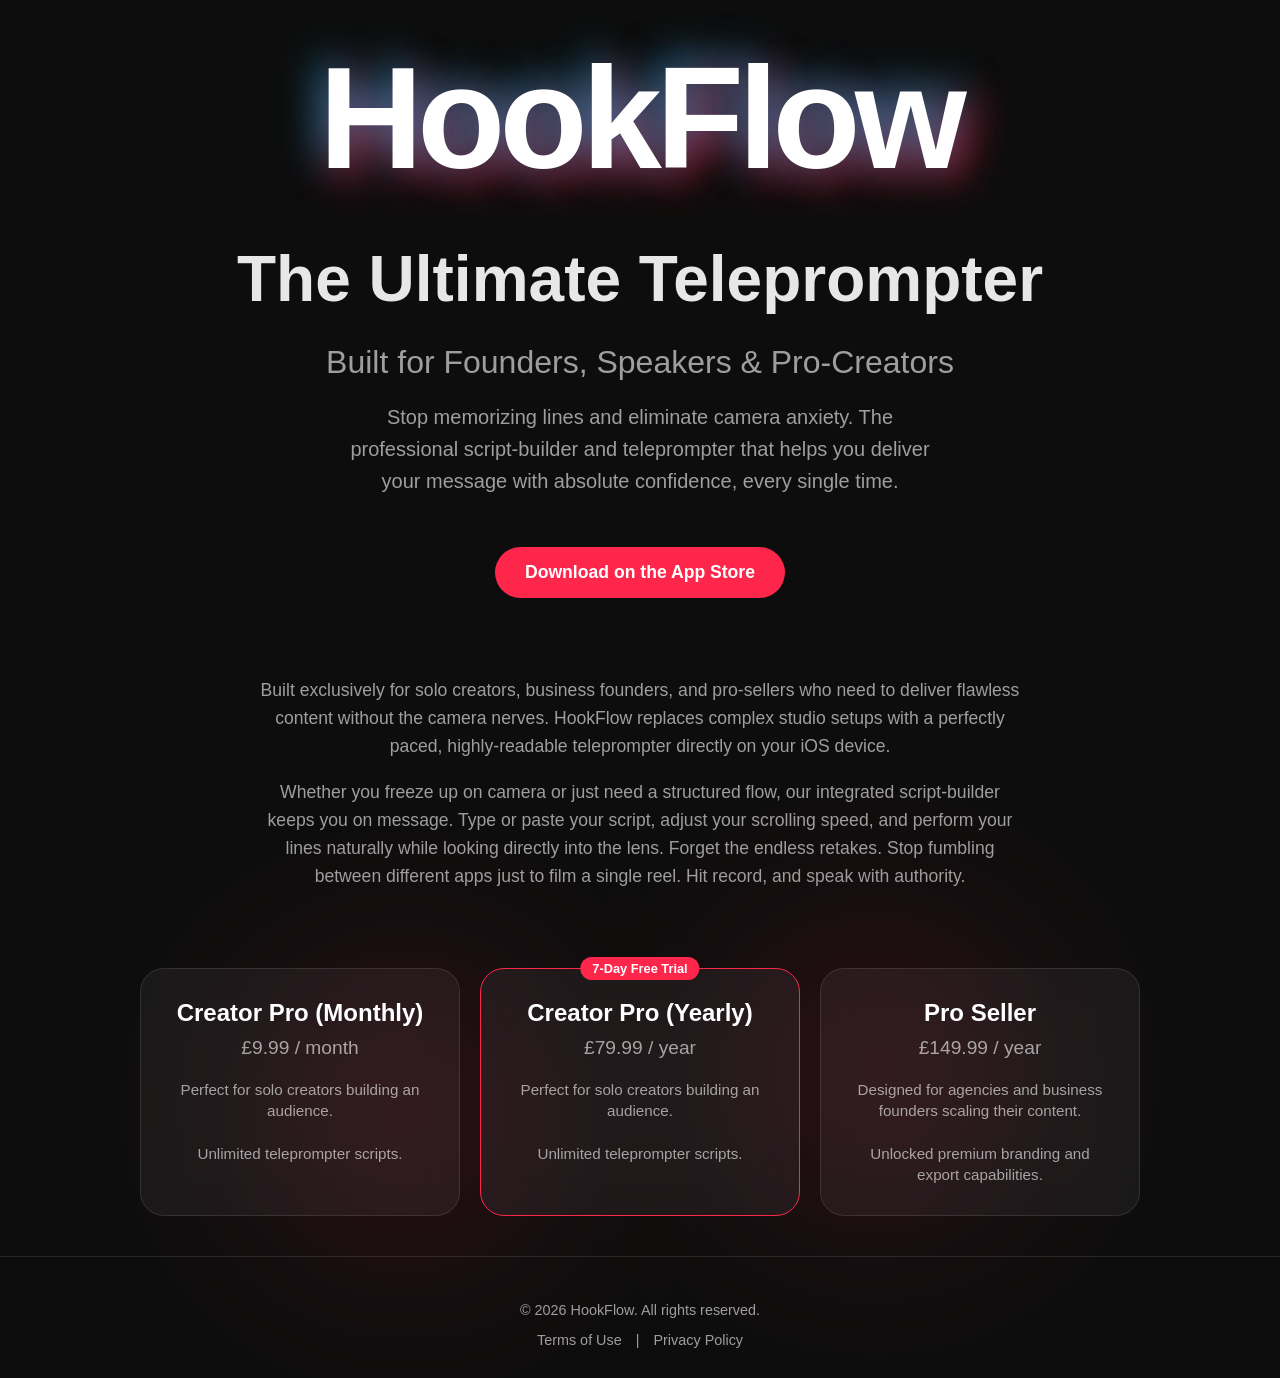
<file: index.html>
<!DOCTYPE html>
<html lang="en">
<head>
  <meta charset="UTF-8">
  <meta name="viewport" content="width=device-width, initial-scale=1.0">
  <title>HookFlow: The Ultimate Teleprompter</title>
  <meta name="description" content="Stop memorizing lines and eliminate camera anxiety. The professional script-builder and teleprompter that helps you deliver your message with absolute confidence, every single time.">
  <link rel="stylesheet" href="style.css">
</head>
<body>

  <header>
    <h1 class="hero-main">
      <span class="brand-text">HookFlow</span><br>
      <span class="hero-subtitle">The Ultimate Teleprompter</span>
    </h1>
    <h2>Built for Founders, Speakers & Pro-Creators</h2>
    <p class="hero-text">
      Stop memorizing lines and eliminate camera anxiety. The professional script-builder and teleprompter that helps you deliver your message with absolute confidence, every single time.
    </p>
    <a href="#" class="cta-button">Download on the App Store</a>
  </header>

  <section class="about-section">
    <p>
      Built exclusively for solo creators, business founders, and pro-sellers who need to deliver flawless content without the camera nerves. HookFlow replaces complex studio setups with a perfectly paced, highly-readable teleprompter directly on your iOS device.
    </p>
    <p>
      Whether you freeze up on camera or just need a structured flow, our integrated script-builder keeps you on message. Type or paste your script, adjust your scrolling speed, and perform your lines naturally while looking directly into the lens. Forget the endless retakes. Stop fumbling between different apps just to film a single reel. Hit record, and speak with authority.
    </p>
  </section>

  <section class="pricing-section">
    <!-- Ambient background glows for glassmorphism refraction -->
    <div class="ambient-glow glow-1"></div>
    <div class="ambient-glow glow-2"></div>
    
    <div class="pricing-card">
      <div class="pricing-tier">Creator Pro (Monthly)</div>
      <div class="pricing-price">£9.99 / month</div>
      <div class="pricing-benefits">
        Perfect for solo creators building an audience. <br><br> Unlimited teleprompter scripts.
      </div>
    </div>
    
    <div class="pricing-card best-value">
      <div class="badge">7-Day Free Trial</div>
      <div class="pricing-tier">Creator Pro (Yearly)</div>
      <div class="pricing-price">£79.99 / year</div>
      <div class="pricing-benefits">
        Perfect for solo creators building an audience. <br><br> Unlimited teleprompter scripts.
      </div>
    </div>

    <div class="pricing-card">
      <div class="pricing-tier">Pro Seller</div>
      <div class="pricing-price">£149.99 / year</div>
      <div class="pricing-benefits">
        Designed for agencies and business founders scaling their content. <br><br> Unlocked premium branding and export capabilities.
      </div>
    </div>
  </section>

  <footer>
    <p>&copy; 2026 HookFlow. All rights reserved.</p>
    <a href="terms.html">Terms of Use</a> | 
    <a href="privacy.html">Privacy Policy</a>
  </footer>

</body>
</html>
</file>
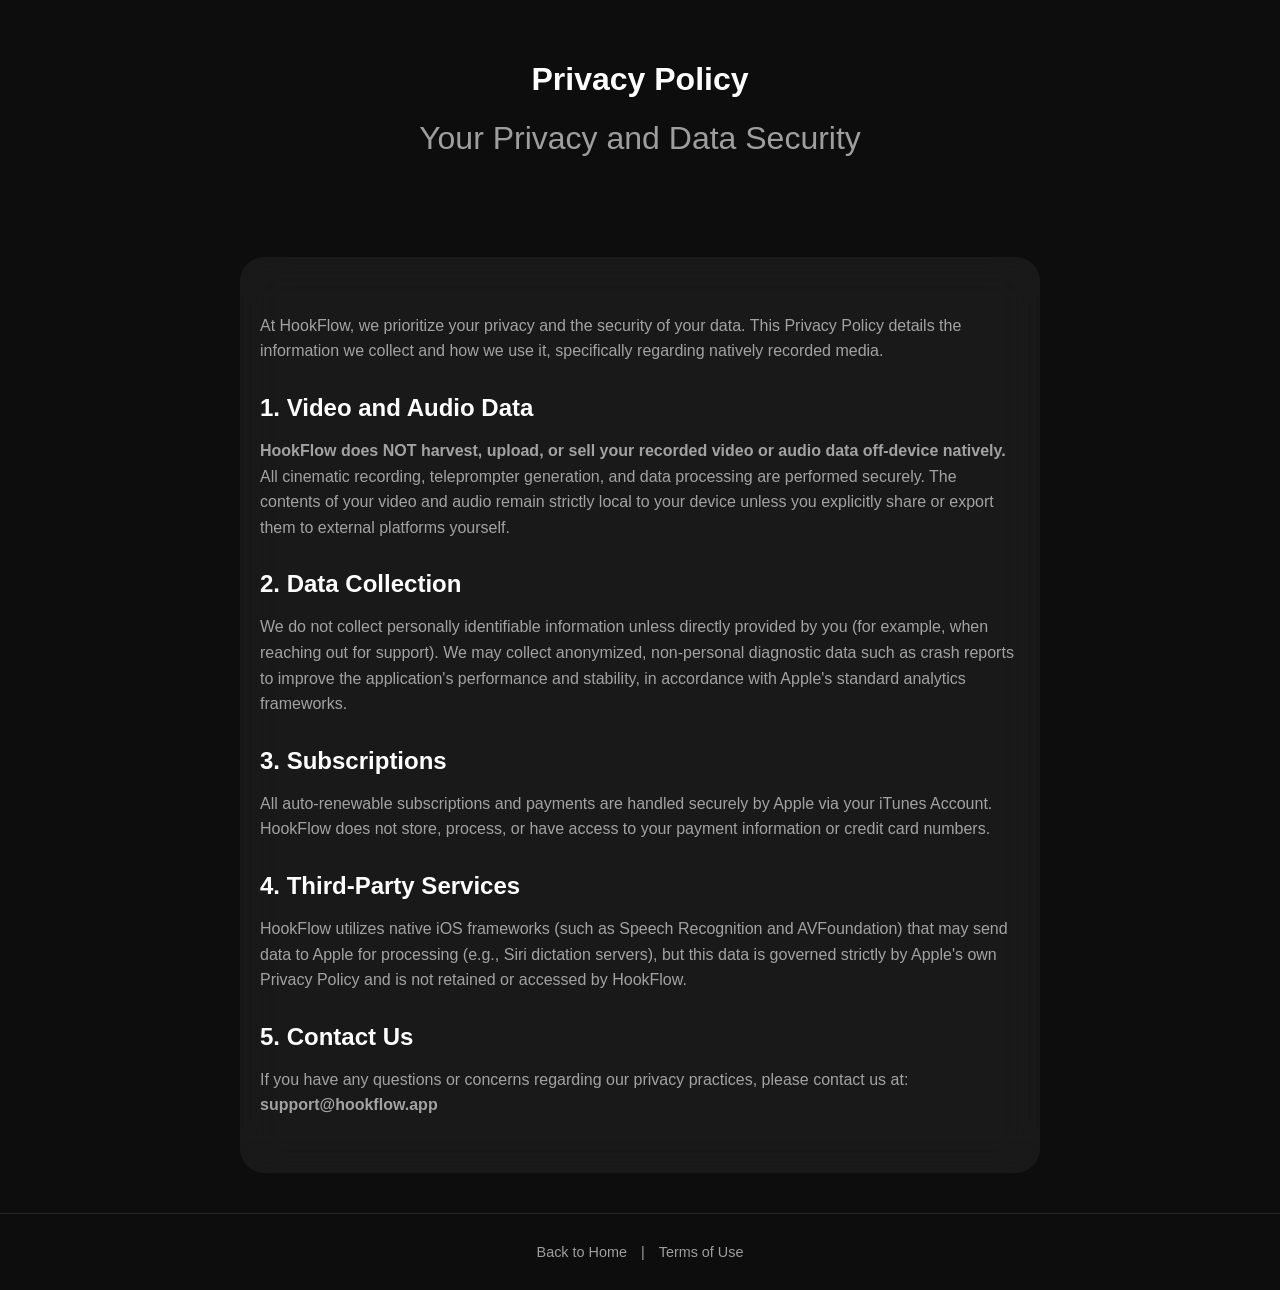
<file: privacy.html>
<!DOCTYPE html>
<html lang="en">
<head>
  <meta charset="UTF-8">
  <meta name="viewport" content="width=device-width, initial-scale=1.0">
  <title>Privacy Policy - HookFlow</title>
  <link rel="stylesheet" href="style.css">
</head>
<body>

  <header>
    <h1>Privacy Policy</h1>
    <h2>Your Privacy and Data Security</h2>
  </header>

  <main class="legal-content">
    <p>At HookFlow, we prioritize your privacy and the security of your data. This Privacy Policy details the information we collect and how we use it, specifically regarding natively recorded media.</p>

    <h2>1. Video and Audio Data</h2>
    <p><strong>HookFlow does NOT harvest, upload, or sell your recorded video or audio data off-device natively.</strong> All cinematic recording, teleprompter generation, and data processing are performed securely. The contents of your video and audio remain strictly local to your device unless you explicitly share or export them to external platforms yourself.</p>

    <h2>2. Data Collection</h2>
    <p>We do not collect personally identifiable information unless directly provided by you (for example, when reaching out for support). We may collect anonymized, non-personal diagnostic data such as crash reports to improve the application's performance and stability, in accordance with Apple's standard analytics frameworks.</p>

    <h2>3. Subscriptions</h2>
    <p>All auto-renewable subscriptions and payments are handled securely by Apple via your iTunes Account. HookFlow does not store, process, or have access to your payment information or credit card numbers.</p>

    <h2>4. Third-Party Services</h2>
    <p>HookFlow utilizes native iOS frameworks (such as Speech Recognition and AVFoundation) that may send data to Apple for processing (e.g., Siri dictation servers), but this data is governed strictly by Apple's own Privacy Policy and is not retained or accessed by HookFlow.</p>

    <h2>5. Contact Us</h2>
    <p>If you have any questions or concerns regarding our privacy practices, please contact us at: <strong>support@hookflow.app</strong></p>
  </main>

  <footer>
    <a href="index.html">Back to Home</a> |
    <a href="terms.html">Terms of Use</a>
  </footer>

</body>
</html>
</file>
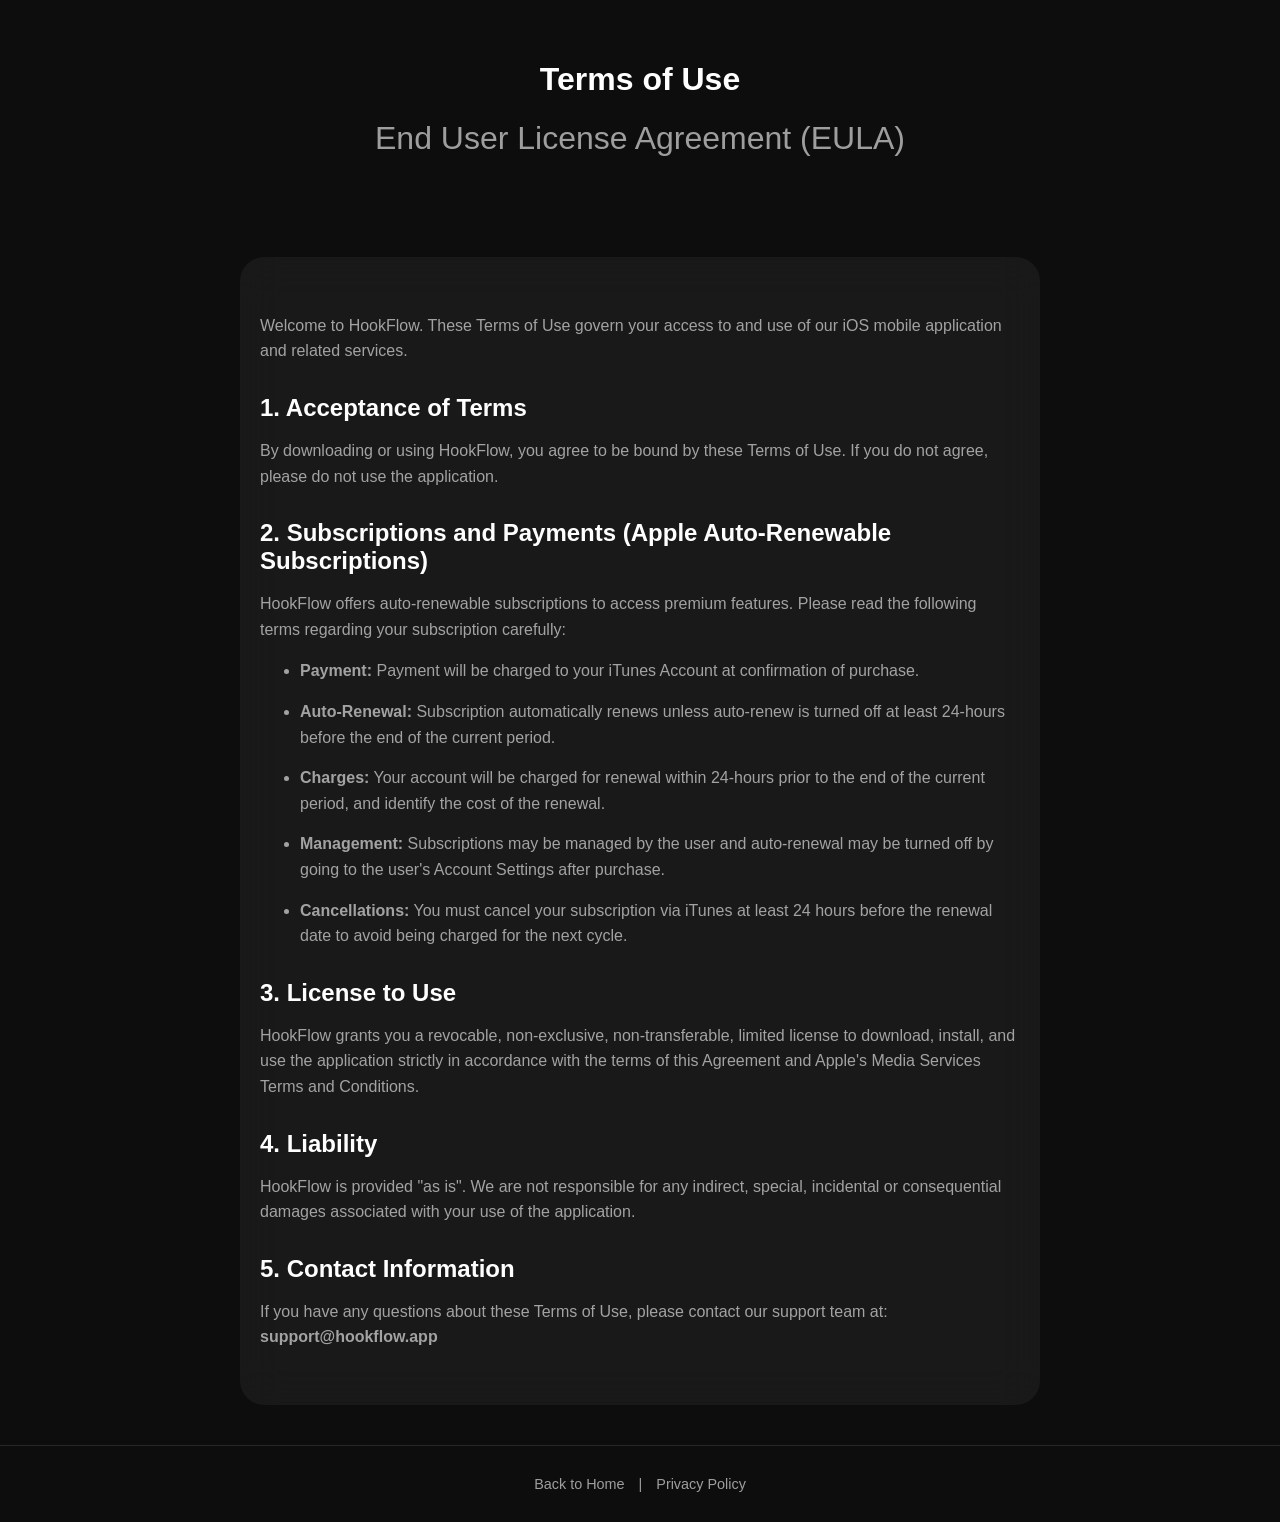
<file: terms.html>
<!DOCTYPE html>
<html lang="en">
<head>
  <meta charset="UTF-8">
  <meta name="viewport" content="width=device-width, initial-scale=1.0">
  <title>Terms of Use - HookFlow</title>
  <link rel="stylesheet" href="style.css">
</head>
<body>

  <header>
    <h1>Terms of Use</h1>
    <h2>End User License Agreement (EULA)</h2>
  </header>

  <main class="legal-content">
    <p>Welcome to HookFlow. These Terms of Use govern your access to and use of our iOS mobile application and related services.</p>

    <h2>1. Acceptance of Terms</h2>
    <p>By downloading or using HookFlow, you agree to be bound by these Terms of Use. If you do not agree, please do not use the application.</p>

    <h2>2. Subscriptions and Payments (Apple Auto-Renewable Subscriptions)</h2>
    <p>HookFlow offers auto-renewable subscriptions to access premium features. Please read the following terms regarding your subscription carefully:</p>
    <ul>
      <li><strong>Payment:</strong> Payment will be charged to your iTunes Account at confirmation of purchase.</li>
      <li><strong>Auto-Renewal:</strong> Subscription automatically renews unless auto-renew is turned off at least 24-hours before the end of the current period.</li>
      <li><strong>Charges:</strong> Your account will be charged for renewal within 24-hours prior to the end of the current period, and identify the cost of the renewal.</li>
      <li><strong>Management:</strong> Subscriptions may be managed by the user and auto-renewal may be turned off by going to the user's Account Settings after purchase.</li>
      <li><strong>Cancellations:</strong> You must cancel your subscription via iTunes at least 24 hours before the renewal date to avoid being charged for the next cycle.</li>
    </ul>

    <h2>3. License to Use</h2>
    <p>HookFlow grants you a revocable, non-exclusive, non-transferable, limited license to download, install, and use the application strictly in accordance with the terms of this Agreement and Apple's Media Services Terms and Conditions.</p>

    <h2>4. Liability</h2>
    <p>HookFlow is provided "as is". We are not responsible for any indirect, special, incidental or consequential damages associated with your use of the application.</p>

    <h2>5. Contact Information</h2>
    <p>If you have any questions about these Terms of Use, please contact our support team at: <strong>support@hookflow.app</strong></p>
  </main>

  <footer>
    <a href="index.html">Back to Home</a> |
    <a href="privacy.html">Privacy Policy</a>
  </footer>

</body>
</html>
</file>
<file: style.css>
:root {
  --hf-bg: #0D0D0D;
  --hf-surface: rgba(255, 255, 255, 0.05);
  --hf-accent: #ff264c;
  --text-primary: rgba(255, 255, 255, 1.0);
  --text-secondary: rgba(255, 255, 255, 0.6);
  --apple-spring: cubic-bezier(0.175, 0.885, 0.32, 1.275);
  --spacing-sm: 10px;
  --spacing-lg: 30px;
}

* {
  box-sizing: border-box;
}

body {
  background-color: var(--hf-bg);
  color: var(--text-primary);
  font-family: -apple-system, BlinkMacSystemFont, "Segoe UI", Roboto, Helvetica, Arial, sans-serif;
  margin: 0;
  padding: 0;
  display: flex;
  flex-direction: column;
  min-height: 100vh;
  -webkit-font-smoothing: antialiased;
  -moz-osx-font-smoothing: grayscale;
}

header {
  padding: 40px 20px;
  text-align: center;
  animation: fadeUp 0.8s ease-out forwards;
  opacity: 0;
  transform: translateY(20px);
}

/* Core Hero Container */
.hero-main {
  text-align: center;
  margin-bottom: var(--spacing-lg);
  line-height: 1.1;
  margin-top: 0;
}

/* 
  Massive HookFlow Brand Isolation 
  Applies the dual-color overlapping shadow effect
*/
.brand-text {
  display: block;
  font-size: clamp(4.5rem, 12vw, 9rem);
  font-weight: 800;
  color: #FFFFFF;
  letter-spacing: -0.04em;
  
  /* The Multi-Color Overlapping Shadow Effect */
  /* Top-left Teal/Blue vs Bottom-Right Premium Red */
  text-shadow: 
    -8px -8px 40px rgba(0, 191, 255, 0.6),
     8px  8px 40px rgba(255, 38, 76, 0.8);
}

/* Secondary Subtitle Engine */
.hero-subtitle {
  display: block;
  font-size: clamp(2rem, 5vw, 4rem);
  font-weight: 700;
  color: rgba(255, 255, 255, 0.9);
  margin-top: var(--spacing-sm);
}

header h2 {
  font-size: clamp(1.2rem, 3vw, 2rem);
  font-weight: 500;
  color: var(--text-secondary);
  margin: 0 0 20px 0;
}

.hero-text {
  font-size: clamp(1rem, 2vw, 1.25rem);
  font-weight: 400;
  color: var(--text-secondary);
  max-width: 600px;
  margin: 0 auto 30px auto;
  line-height: 1.6;
}

.about-section {
  padding: 20px;
  max-width: 800px;
  margin: 0 auto;
  animation: fadeUp 0.8s ease-out 0.2s forwards;
  opacity: 0;
  transform: translateY(20px);
}

.about-section p {
  font-size: 1.1rem;
  line-height: 1.6;
  font-weight: 400;
  color: var(--text-secondary);
  text-align: center;
}

.pricing-section {
  display: flex;
  flex-wrap: wrap;
  justify-content: center;
  gap: 20px;
  padding: 40px 20px;
  animation: fadeUp 0.8s ease-out 0.4s forwards;
  opacity: 0;
  transform: translateY(20px);
  position: relative;
  z-index: 1;
}

/* Ambient glow system for glassmorphism refraction */
.ambient-glow {
  position: absolute;
  width: 300px;
  height: 300px;
  background: var(--hf-accent);
  filter: blur(100px);
  opacity: 0.15;
  border-radius: 50%;
  z-index: -1;
  animation: pulseGlow 8s infinite alternate ease-in-out;
}

.glow-1 {
  top: 10%;
  left: 20%;
}

.glow-2 {
  bottom: 10%;
  right: 20%;
  animation-delay: 4s;
}

@keyframes pulseGlow {
  0% { transform: scale(1) translate(0, 0); opacity: 0.1; }
  100% { transform: scale(1.3) translate(30px, -30px); opacity: 0.25; }
}

.pricing-card {
  background: var(--hf-surface);
  backdrop-filter: blur(20px);
  -webkit-backdrop-filter: blur(20px);
  border-radius: 24px;
  padding: 30px;
  width: 100%;
  max-width: 320px;
  text-align: center;
  transition: all 0.4s var(--apple-spring);
  border: 1px solid rgba(255, 255, 255, 0.1);
  position: relative;
}

.pricing-card:hover {
  transform: scale(1.02);
}

.pricing-card.best-value {
  border: 1px solid var(--hf-accent);
}

.pricing-tier {
  font-weight: 700;
  font-size: 1.5rem;
  margin-bottom: 10px;
}

.pricing-price {
  font-size: 1.2rem;
  font-weight: 500;
  color: var(--text-secondary);
  margin-bottom: 20px;
}

.pricing-benefits {
  font-size: 0.95rem;
  line-height: 1.4;
  color: var(--text-secondary);
  margin-top: 15px;
}

.badge {
  position: absolute;
  top: -12px;
  left: 50%;
  transform: translateX(-50%);
  background-color: var(--hf-accent);
  color: #fff;
  font-size: 0.8rem;
  font-weight: 700;
  padding: 4px 12px;
  border-radius: 12px;
  white-space: nowrap;
}

.cta-button {
  display: inline-block;
  background-color: var(--hf-accent);
  color: #fff;
  text-decoration: none;
  font-weight: 700;
  padding: 15px 30px;
  border-radius: 30px;
  font-size: 1.1rem;
  transition: all 0.4s var(--apple-spring);
  margin-top: 20px;
}

.cta-button:hover {
  box-shadow: 0 4px 20px rgba(255, 38, 76, 0.4);
  transform: translateY(-2px);
}

.legal-content {
  max-width: 800px;
  margin: 40px auto;
  padding: 40px 20px;
  background: var(--hf-surface);
  backdrop-filter: blur(20px);
  -webkit-backdrop-filter: blur(20px);
  border-radius: 24px;
  animation: fadeUp 0.8s ease-out forwards;
}

.legal-content h1 {
  font-weight: 700;
  margin-bottom: 20px;
}

.legal-content h2 {
  font-weight: 600;
  margin-top: 30px;
  margin-bottom: 15px;
}

.legal-content p,
.legal-content ul,
.legal-content li {
  line-height: 1.6;
  color: var(--text-secondary);
  margin-bottom: 15px;
}

footer {
  margin-top: auto;
  text-align: center;
  padding: 30px;
  color: var(--text-secondary);
  font-size: 0.9rem;
  border-top: 1px solid rgba(255, 255, 255, 0.1);
}

footer a {
  color: var(--text-secondary);
  text-decoration: none;
  margin: 0 10px;
  transition: color 0.4s var(--apple-spring);
}

footer a:hover {
  color: var(--hf-accent);
}

@keyframes fadeUp {
  0% {
    opacity: 0;
    transform: translateY(20px);
  }
  100% {
    opacity: 1;
    transform: translateY(0);
  }
}
</file>
